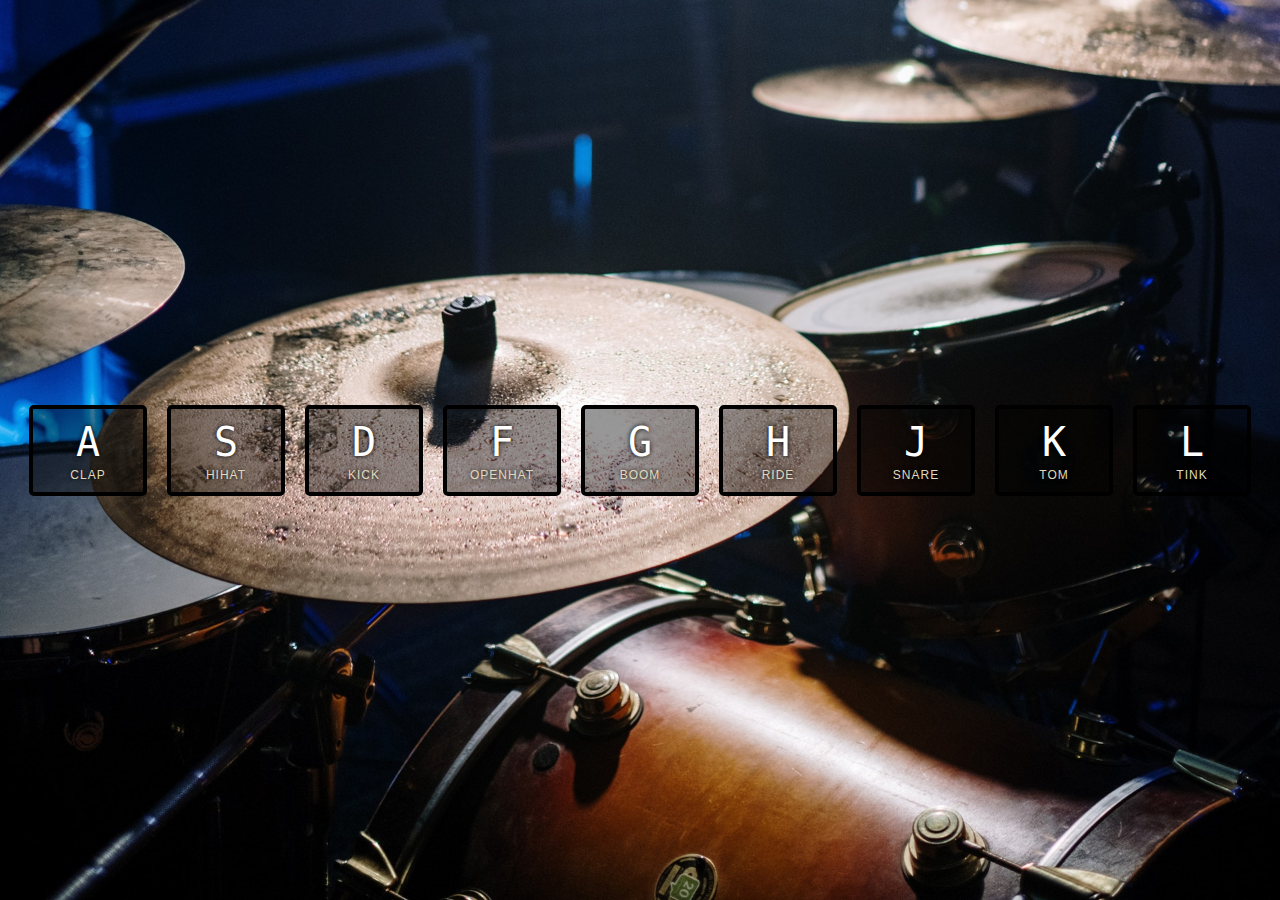
<file: 01-DrumKit/index-START.html>
<!DOCTYPE html>
<html lang="en">
<head>
  <meta charset="UTF-8">
  <title>JS Drum Kit</title>
  <link rel="stylesheet" href="style.css">
</head>
<body>


  <div class="keys">
    <div data-key="65" class="key">
      <kbd>A</kbd>
      <span class="sound">clap</span>
    </div>
    <div data-key="83" class="key">
      <kbd>S</kbd>
      <span class="sound">hihat</span>
    </div>
    <div data-key="68" class="key">
      <kbd>D</kbd>
      <span class="sound">kick</span>
    </div>
    <div data-key="70" class="key">
      <kbd>F</kbd>
      <span class="sound">openhat</span>
    </div>
    <div data-key="71" class="key">
      <kbd>G</kbd>
      <span class="sound">boom</span>
    </div>
    <div data-key="72" class="key">
      <kbd>H</kbd>
      <span class="sound">ride</span>
    </div>
    <div data-key="74" class="key">
      <kbd>J</kbd>
      <span class="sound">snare</span>
    </div>
    <div data-key="75" class="key">
      <kbd>K</kbd>
      <span class="sound">tom</span>
    </div>
    <div data-key="76" class="key">
      <kbd>L</kbd>
      <span class="sound">tink</span>
    </div>
  </div>

  <audio data-key="65" src="sounds/clap.wav"></audio>
  <audio data-key="83" src="sounds/hihat.wav"></audio>
  <audio data-key="68" src="sounds/kick.wav"></audio>
  <audio data-key="70" src="sounds/openhat.wav"></audio>
  <audio data-key="71" src="sounds/boom.wav"></audio>
  <audio data-key="72" src="sounds/ride.wav"></audio>
  <audio data-key="74" src="sounds/snare.wav"></audio>
  <audio data-key="75" src="sounds/tom.wav"></audio>
  <audio data-key="76" src="sounds/tink.wav"></audio>

<script>
  function playSound(e) {
    const audio = document.querySelector(`audio[data-key="${e.keyCode}"]`);
    const key = document.querySelector(`.key[data-key="${e.keyCode}"]`);
    if (!audio) return; //stops the function from running if a non data key is pressed
    audio.currentTime = 0; //allows audio to play over and over by rewinding to the start
    audio.play();
    key.classList.add('playing');
  };
  
  function removeTransition(e) {
    if(e.propertyName !== 'transform')  return; // skip if not a transform
    this.classList.remove('playing');
  };

  const keys = document.querySelectorAll('.key');
  keys.forEach(key => key.addEventListener('transitionend', removeTransition));
  window.addEventListener('keydown', playSound);
</script>


</body>
</html>
</file>
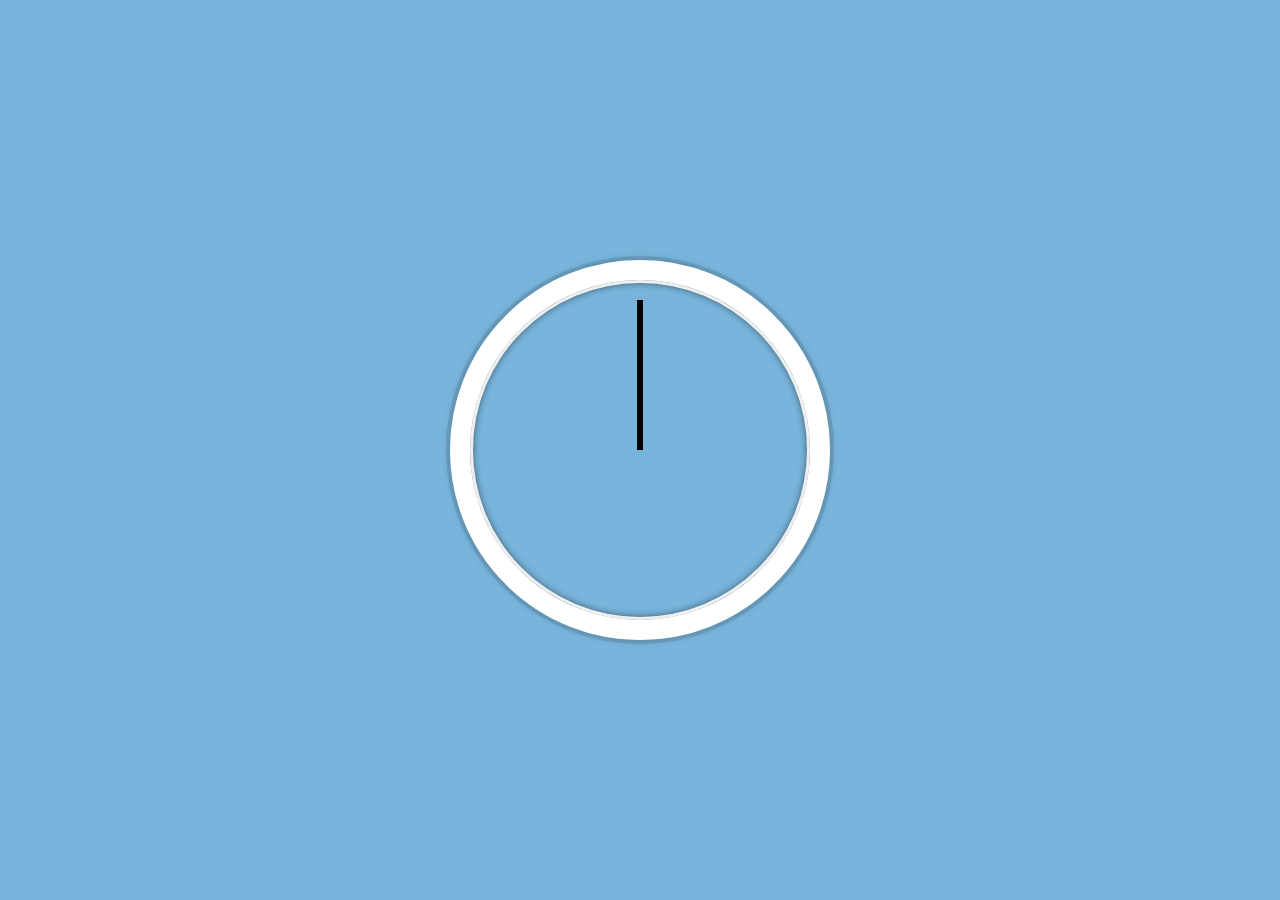
<file: 02-Clock/index-START.html>
<!DOCTYPE html>
<html lang="en">
<head>
  <meta charset="UTF-8">
  <title>JS + CSS Clock</title>
</head>
<body>


    <div class="clock">
      <div class="clock-face">
        <div class="hand hour-hand"></div>
        <div class="hand min-hand"></div>
        <div class="hand second-hand"></div>
      </div>
    </div>


  <style>
    html {
      background:#78b4db;
      background-size:cover;
      font-family:'helvetica neue';
      text-align: center;
      font-size: 10px;
    }

    body {
      margin: 0;
      font-size: 2rem;
      display:flex;
      flex:1;
      min-height: 100vh;
      align-items: center;
    }

    .clock {
      width: 30rem;
      height: 30rem;
      border:20px solid white;
      border-radius:50%;
      margin:50px auto;
      position: relative;
      padding:2rem;
      box-shadow:
        0 0 0 4px rgba(0,0,0,0.1),
        inset 0 0 0 3px #EFEFEF,
        inset 0 0 10px black,
        0 0 10px rgba(0,0,0,0.2);
    }

    .clock-face {
      position: relative;
      width: 100%;
      height: 100%;
      transform: translateY(-3px); /* account for the height of the clock hands */
    }

    .hand {
      width:50%;
      height:6px;
      background:black;
      position: absolute;
      top:50%;
      transform-origin: 100%;
      transform: rotate(90deg);
      transition: all 0.05s;
      transition-timing-function: cubic-bezier(0.1, 2.7, 0.58, 1);
    }

  </style>

  <script>
    const secondHand = document.querySelector('.second-hand');
    const minHand = document.querySelector('.min-hand');
    const hourHand = document.querySelector('.hour-hand');

    function setDate(){
      const now = new Date();

      const seconds = now.getSeconds();
      const secondsDegrees = ((seconds/60)*360) + 90;
      secondHand.style.transform = `rotate(${secondsDegrees}deg)`;

      const mins = now.getMinutes();
      const minsDegrees = ((mins/60)*360) + 90;
      minHand.style.transform = `rotate(${minsDegrees}deg)`;

      const hours = now.getHours();
      const hoursDegrees = ((hours/12)*360) + 90;
      hourHand.style.transform = `rotate(${hoursDegrees}deg)`;
    }

    setInterval(setDate, 1000);

  </script>
</body>
</html>
</file>
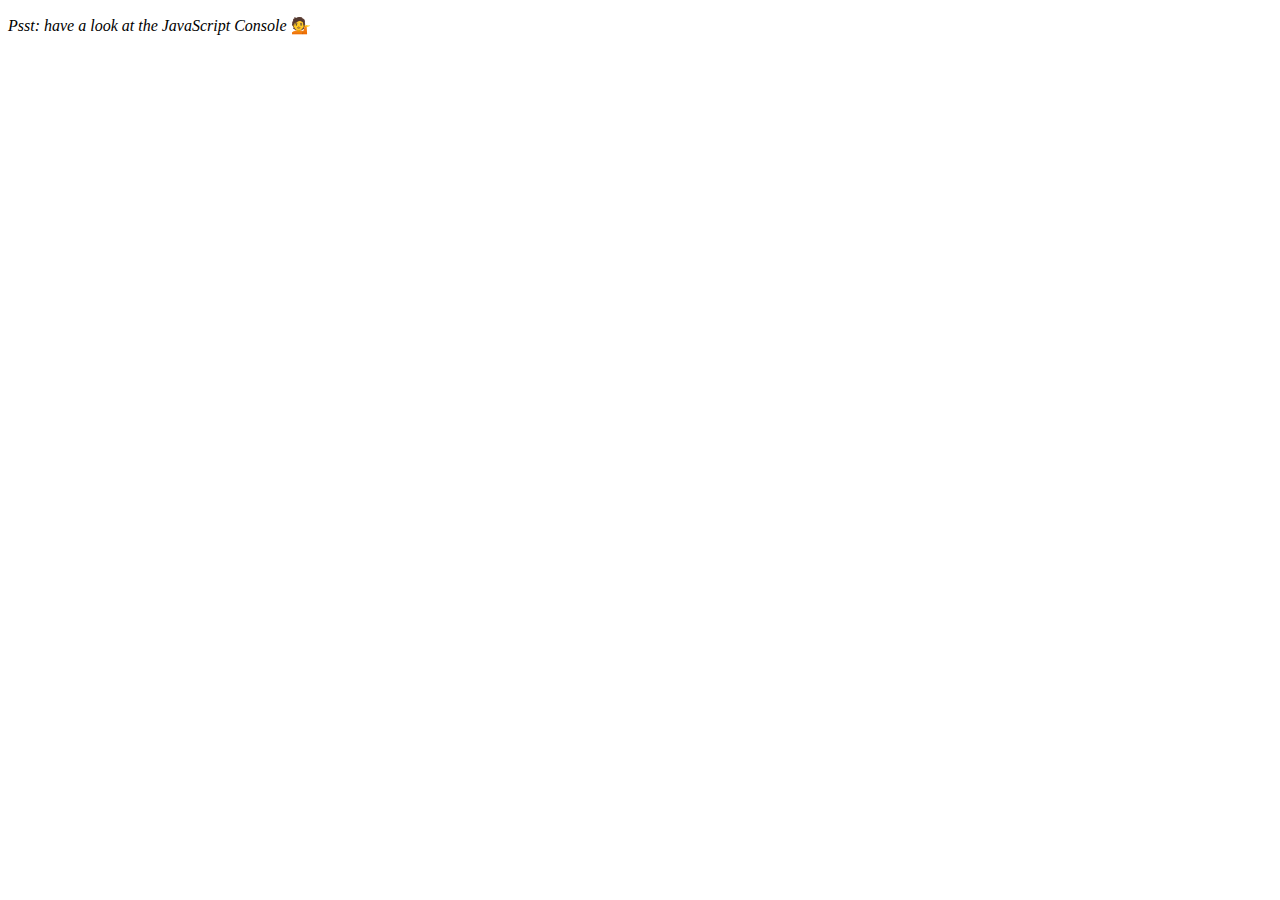
<file: 04-ArrayCardio_Day1/index-START.html>
<!DOCTYPE html>
<html lang="en">
<head>
  <meta charset="UTF-8">
  <title>Array Cardio 💪</title>
</head>
<body>
  <p><em>Psst: have a look at the JavaScript Console</em> 💁</p>
  <script>
    // Get your shorts on - this is an array workout!
    // ## Array Cardio Day 1

    // Some data we can work with

    const inventors = [
      { first: 'Albert', last: 'Einstein', year: 1879, passed: 1955 },
      { first: 'Isaac', last: 'Newton', year: 1643, passed: 1727 },
      { first: 'Galileo', last: 'Galilei', year: 1564, passed: 1642 },
      { first: 'Marie', last: 'Curie', year: 1867, passed: 1934 },
      { first: 'Johannes', last: 'Kepler', year: 1571, passed: 1630 },
      { first: 'Nicolaus', last: 'Copernicus', year: 1473, passed: 1543 },
      { first: 'Max', last: 'Planck', year: 1858, passed: 1947 },
      { first: 'Katherine', last: 'Blodgett', year: 1898, passed: 1979 },
      { first: 'Ada', last: 'Lovelace', year: 1815, passed: 1852 },
      { first: 'Sarah E.', last: 'Goode', year: 1855, passed: 1905 },
      { first: 'Lise', last: 'Meitner', year: 1878, passed: 1968 },
      { first: 'Hanna', last: 'Hammarström', year: 1829, passed: 1909 }
    ];

    const people = ['Beck, Glenn', 'Becker, Carl', 'Beckett, Samuel', 'Beddoes, Mick', 'Beecher, Henry', 'Beethoven, Ludwig', 'Begin, Menachem', 'Belloc, Hilaire', 'Bellow, Saul', 'Benchley, Robert', 'Benenson, Peter', 'Ben-Gurion, David', 'Benjamin, Walter', 'Benn, Tony', 'Bennington, Chester', 'Benson, Leana', 'Bent, Silas', 'Bentsen, Lloyd', 'Berger, Ric', 'Bergman, Ingmar', 'Berio, Luciano', 'Berle, Milton', 'Berlin, Irving', 'Berne, Eric', 'Bernhard, Sandra', 'Berra, Yogi', 'Berry, Halle', 'Berry, Wendell', 'Bethea, Erin', 'Bevan, Aneurin', 'Bevel, Ken', 'Biden, Joseph', 'Bierce, Ambrose', 'Biko, Steve', 'Billings, Josh', 'Biondo, Frank', 'Birrell, Augustine', 'Black, Elk', 'Blair, Robert', 'Blair, Tony', 'Blake, William'];

    // Array.prototype.filter()
    // 1. Filter the list of inventors for those who were born in the 1500's

    // Array.prototype.map()
    // 2. Give us an array of the inventors' first and last names

    // Array.prototype.sort()
    // 3. Sort the inventors by birthdate, oldest to youngest

    // Array.prototype.reduce()
    // 4. How many years did all the inventors live?

    // 5. Sort the inventors by years lived

    // 6. create a list of Boulevards in Paris that contain 'de' anywhere in the name
    // https://en.wikipedia.org/wiki/Category:Boulevards_in_Paris


    // 7. sort Exercise
    // Sort the people alphabetically by last name

    // 8. Reduce Exercise
    // Sum up the instances of each of these
    const data = ['car', 'car', 'truck', 'truck', 'bike', 'walk', 'car', 'van', 'bike', 'walk', 'car', 'van', 'car', 'truck' ];

  </script>
</body>
</html>
</file>
<file: 01-DrumKit/style.css>
html {
  font-size: 10px;
  background: url("pexels-cottonbro-5648530.jpg") bottom center;
  background-size: cover;
}

body,html {
  margin: 0;
  padding: 0;
  font-family: sans-serif;
}

.keys {
  display: flex;
  flex: 1;
  min-height: 100vh;
  align-items: center;
  justify-content: center;
}

.key {
  border: .4rem solid black;
  border-radius: .5rem;
  margin: 1rem;
  font-size: 1.5rem;
  padding: 1rem .5rem;
  transition: all .07s ease;
  width: 10rem;
  text-align: center;
  color: white;
  background: rgba(0,0,0,0.4);
  text-shadow: 0 0 .5rem black;
}

.playing {
  transform: scale(1.1);
  border-color: #ffc600;
  box-shadow: 0 0 1rem #ffc600;
}

kbd {
  display: block;
  font-size: 4rem;
}

.sound {
  font-size: 1.2rem;
  text-transform: uppercase;
  letter-spacing: .1rem;
  color: #e0d9bd;
}
</file>
